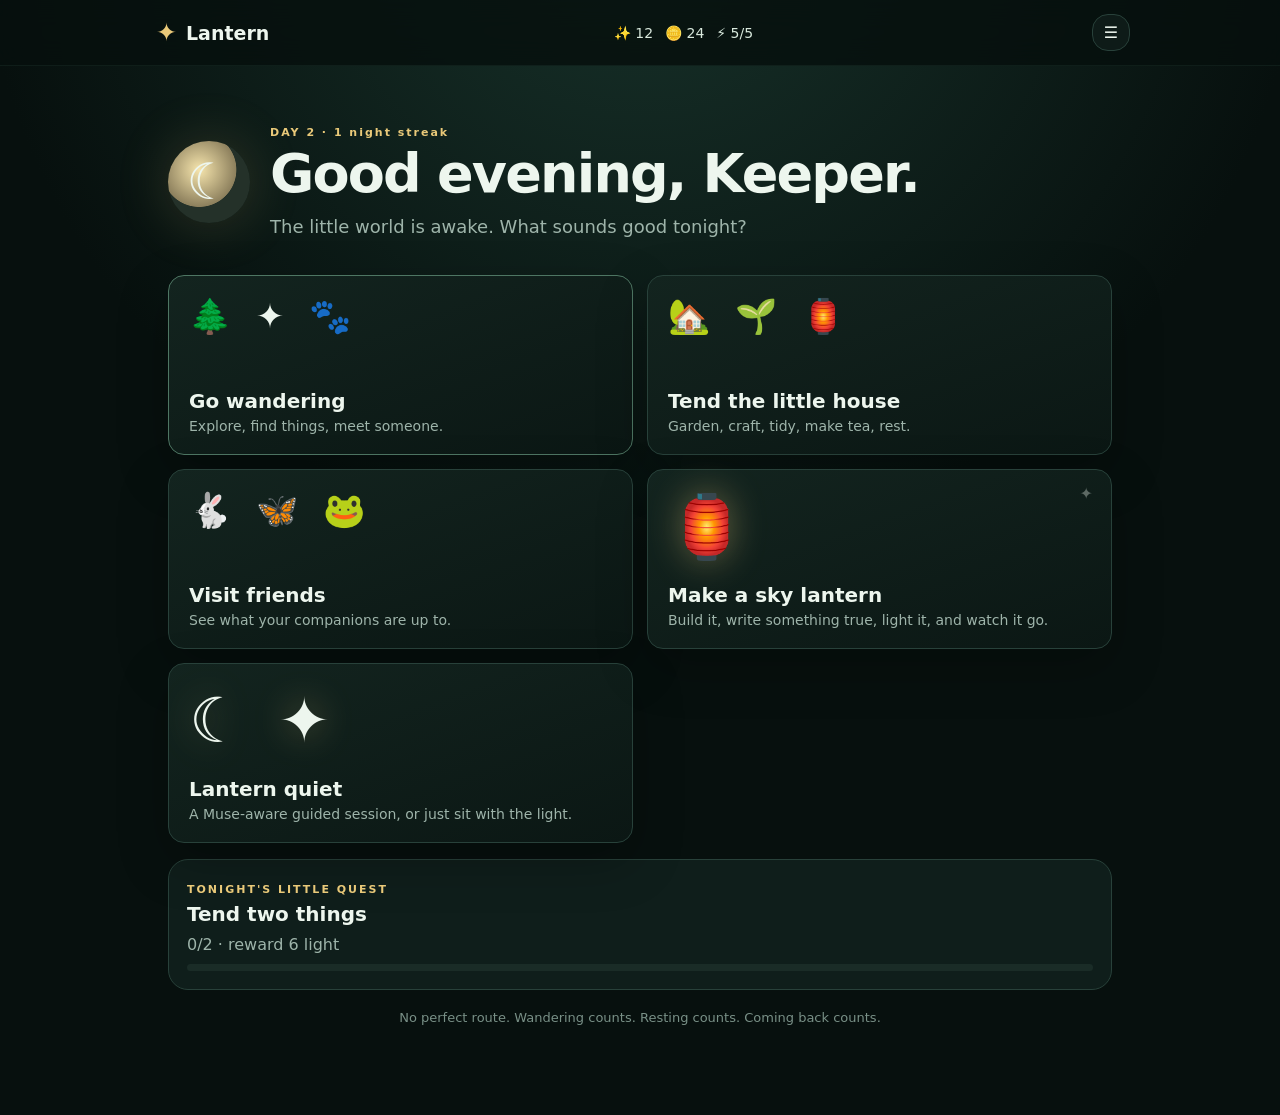
<file: index.html>
<!doctype html><html lang="en"><head><meta charset="utf-8"><meta name="viewport" content="width=device-width,initial-scale=1,viewport-fit=cover"><meta name="theme-color" content="#08110f"><meta name="description" content="Lantern — a cozy local-first night world."><title>Lantern · The Long Night</title><link rel="stylesheet" href="style.css"></head><body><div id="app"></div><script src="game.js"></script><script src="muse.js"></script><script src="ui.js"></script><script>Lantern.start();UI.start();</script></body></html>
</file>
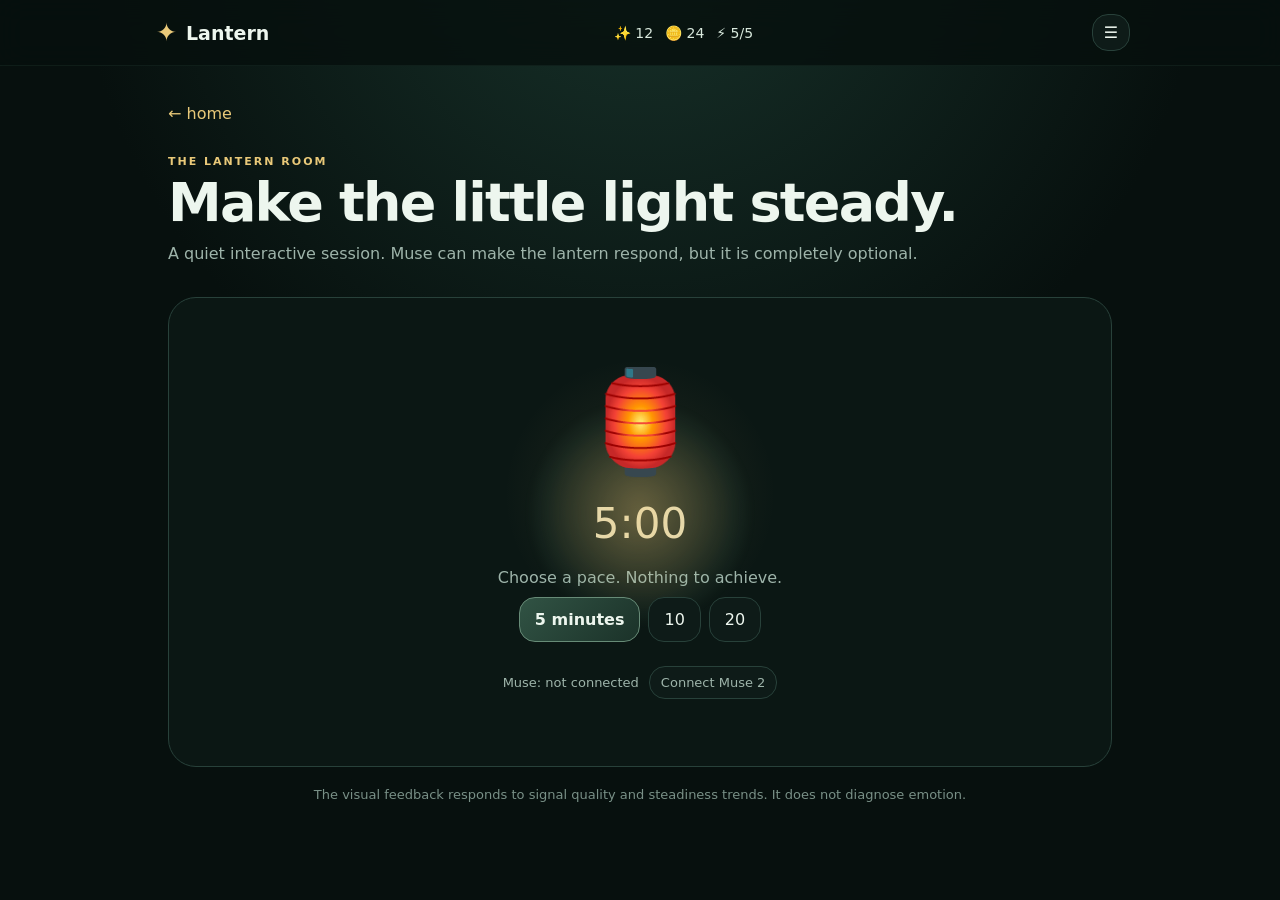
<file: meditation.html>
<!doctype html><html lang="en"><head><meta charset="utf-8"><meta name="viewport" content="width=device-width,initial-scale=1"><meta name="theme-color" content="#07100e"><title>Lantern · Quiet Light</title><link rel="stylesheet" href="style.css"></head><body><div id="app"></div><script src="game.js"></script><script src="muse.js"></script><script src="ui.js"></script><script>Lantern.start();UI.nav('meditate');</script></body></html>
</file>
<file: style.css>
:root{--bg:#07100e;--panel:#0e1b18;--panel2:#12231f;--line:#28413a;--text:#edf6ee;--muted:#9eb4aa;--gold:#e9c979;--mint:#9be0b0;--plum:#73546f;--danger:#d88989;--shadow:0 18px 50px rgba(0,0,0,.25);font-family:ui-rounded,"Trebuchet MS",system-ui,sans-serif}*{box-sizing:border-box}body{margin:0;background:radial-gradient(circle at 50% -10%,#18332b 0,#07100e 48%);color:var(--text);min-height:100vh}button,input,textarea{font:inherit}button{color:inherit;background:var(--panel);border:1px solid var(--line);border-radius:16px;padding:12px 15px;cursor:pointer;transition:.18s transform,.18s background,.18s border-color}button:hover{transform:translateY(-1px);border-color:#47675b;background:var(--panel2)}button:active{transform:translateY(1px)}button:disabled{opacity:.35;cursor:not-allowed}.top{position:sticky;top:0;z-index:20;display:flex;align-items:center;justify-content:space-between;padding:12px max(16px,calc((100vw - 980px)/2));background:rgba(7,16,14,.84);backdrop-filter:blur(14px);border-bottom:1px solid rgba(100,150,130,.1)}.brand{border:0;background:none;padding:6px;display:flex;align-items:center;gap:9px;font-weight:800;font-size:19px}.brandlamp{color:var(--gold);font-size:25px}.meters{display:flex;gap:12px;color:#d9e9dd;font-size:14px}.iconbtn{padding:8px 11px}main{max-width:980px;margin:auto;padding:28px 18px 70px}.hero{display:flex;gap:20px;align-items:center;padding:24px 0 28px}.moon{width:82px;height:82px;border-radius:50%;display:grid;place-items:center;font-size:50px;background:radial-gradient(circle at 38% 35%,#f6e5ad,#8d805d 50%,#243129 51%);box-shadow:0 0 55px rgba(233,201,121,.18)}h1{font-size:clamp(30px,6vw,54px);line-height:1;margin:4px 0 12px;letter-spacing:-1.8px}h2{margin:0 0 7px;font-size:20px}p{color:var(--muted);line-height:1.55;margin:6px 0}.eyebrow{font-size:11px;letter-spacing:2px;color:var(--gold);font-weight:800}.lede{font-size:18px}.home-grid{display:grid;grid-template-columns:repeat(2,1fr);gap:14px}.bigcard{min-height:180px;text-align:left;display:flex;flex-direction:column;justify-content:flex-end;gap:5px;padding:20px;box-shadow:var(--shadow);background:linear-gradient(160deg,#13241f,#0b1714)}.bigcard.play{border-color:#4e7663}.bigcard strong{font-size:20px}.bigcard small{color:var(--muted);font-size:14px}.cardart{font-size:34px;letter-spacing:7px;display:block;margin-bottom:auto}.lanternart{font-size:62px;filter:drop-shadow(0 0 18px rgba(233,201,121,.4))}.quest{margin-top:16px;border:1px solid var(--line);border-radius:20px;padding:18px;background:rgba(18,35,31,.75)}.quest h2{margin-top:5px}.questbar{height:7px;background:#1a2c27;border-radius:9px;overflow:hidden}.questbar i{display:block;height:100%;background:linear-gradient(90deg,var(--gold),var(--mint));border-radius:9px}.soft-note{margin:20px 0;color:#799087;text-align:center;font-size:13px}.screenhead{padding:10px 0 24px}.back{border:0;background:none;padding:0;color:var(--gold);margin-bottom:24px}.map{display:grid;grid-template-columns:repeat(3,1fr);gap:10px}.area{text-align:left;min-height:135px}.areaicon{display:block;font-size:30px;color:var(--gold);margin-bottom:15px}.area small{display:block;color:var(--muted);margin-top:6px;line-height:1.4}.area.selected{outline:2px solid rgba(233,201,121,.5)}.wanderbox{margin-top:14px;display:grid;grid-template-columns:1.35fr .65fr;gap:15px}.scene{position:relative;height:360px;overflow:hidden;border-radius:24px;border:1px solid var(--line);background:radial-gradient(circle at 70% 20%,rgba(230,215,167,.2),transparent 12%),linear-gradient(#0c1a1a 0 60%,#12231e 61%);box-shadow:var(--shadow)}.scene-moon{position:absolute;right:12%;top:8%;font-size:56px;color:#e9dba8;text-shadow:0 0 25px #d5c47d}.stars{position:absolute;top:5%;left:7%;color:#b7d3c2;letter-spacing:18px}.ground{position:absolute;left:-5%;right:-5%;bottom:-18%;height:45%;background:#0d211b;border-radius:50% 50% 0 0}.roamer{position:absolute;z-index:5;border:0;background:none;padding:0;width:58px;transform:translate(-50%,-50%);animation:bob 3s ease-in-out infinite}.roamer svg{width:58px;filter:drop-shadow(0 7px 4px rgba(0,0,0,.3))}.wander-controls{border:1px solid var(--line);border-radius:24px;padding:20px;background:rgba(14,27,24,.8);display:flex;flex-direction:column;justify-content:flex-end}.primary{border-color:#678b77;background:linear-gradient(135deg,#315344,#1b3229);font-weight:800}.primary span{float:right;color:#a9c8b5}.friends{display:grid;gap:14px}.friend{display:grid;grid-template-columns:190px 1fr;border:1px solid var(--line);border-radius:22px;overflow:hidden;background:var(--panel);box-shadow:var(--shadow)}.friendvisual{display:grid;place-items:center;background:radial-gradient(circle at 50% 45%,hsla(var(--h),60%,65%,.3),transparent 45%),#101d1a;min-height:190px}.creature-svg{width:150px;filter:drop-shadow(0 12px 8px rgba(0,0,0,.3));animation:bob 4s ease-in-out infinite}.friendinfo{padding:20px}.bond{display:flex;justify-content:space-between;max-width:260px;color:var(--muted);font-size:12px;margin:14px 0}.bond i{color:var(--gold);font-style:normal;letter-spacing:3px}.actions{display:flex;gap:7px;flex-wrap:wrap}.actions button{padding:9px 11px}.empty{text-align:center;padding:50px 20px;border:1px dashed var(--line);border-radius:22px}.empty>div{font-size:50px}.house-scene{border:1px solid var(--line);border-radius:24px;background:linear-gradient(#11211d,#0d1916);padding:25px;box-shadow:var(--shadow)}.house-art{height:250px;position:relative;background:radial-gradient(circle at 50% 20%,rgba(233,201,121,.12),transparent 28%)}.roof{font-size:130px;text-align:center;color:#6e846f;line-height:1}.window{text-align:center;font-size:30px;color:var(--gold);margin-top:-77px}.plantrow{text-align:center;font-size:31px;margin-top:50px;min-height:42px}.porch{text-align:center;font-size:24px;margin-top:35px}.house-stats{display:flex;gap:20px;justify-content:center;color:var(--muted);font-size:13px}.actiongrid{display:grid;grid-template-columns:repeat(3,1fr);gap:9px;margin-top:14px}.craft,.inventory{margin-top:18px;border:1px solid var(--line);border-radius:20px;padding:18px;background:rgba(14,27,24,.7)}.recipes{display:grid;grid-template-columns:repeat(2,1fr);gap:8px}.recipes button{display:flex;justify-content:space-between}.recipes small{color:var(--muted)}.inventory{display:flex;gap:8px;flex-wrap:wrap}.inventory h2{width:100%}.inventory span{background:#152823;padding:7px 10px;border-radius:12px;color:#c6d8ce;font-size:13px}.med-card{text-align:center;border:1px solid var(--line);border-radius:28px;padding:35px 20px;min-height:470px;background:radial-gradient(circle at 50% 42%,rgba(233,201,121,.1),transparent 25%),#0b1714;position:relative;overflow:hidden}.big-lantern{font-size:100px;transition:transform .8s ease,filter .8s ease;position:relative;z-index:2;margin-top:30px}.med-orb{position:absolute;width:230px;height:230px;border-radius:50%;left:50%;top:100px;transform:translateX(-50%);background:radial-gradient(circle,rgba(233,201,121,.35),rgba(126,196,153,.05) 60%,transparent 70%);filter:blur(3px);transition:.8s}.med-time{font-size:42px;font-variant-numeric:tabular-nums;margin:18px 0;color:#e9ddb6}.med-buttons{display:flex;justify-content:center;gap:8px;position:relative;z-index:3}.musebar{margin:24px auto 0;display:flex;gap:10px;justify-content:center;align-items:center;color:var(--muted);font-size:13px}.musebar button{padding:8px 11px}.note{width:100%;min-height:150px;resize:vertical;background:#0b1714;color:var(--text);border:1px solid var(--line);border-radius:18px;padding:16px;margin-bottom:10px;outline:none}.notes{margin-top:25px;display:grid;gap:10px}.notes article{border:1px solid var(--line);border-radius:18px;padding:15px;background:var(--panel)}time{color:var(--gold);font-size:11px}.settings{margin-top:30px;display:flex;gap:8px;flex-wrap:wrap;align-items:center}.filebtn{padding:10px 14px;border:1px solid var(--line);border-radius:14px;cursor:pointer}.filebtn input{display:none}.danger{border-color:#5e3434;color:#e5a4a4}.aboutcards{display:grid;grid-template-columns:repeat(3,1fr);gap:12px}.aboutcards article{border:1px solid var(--line);border-radius:20px;padding:18px;background:var(--panel)}.modal{position:fixed;inset:0;z-index:50;display:grid;place-items:center;padding:18px}.modalshade{position:absolute;inset:0;background:rgba(2,7,6,.78);backdrop-filter:blur(7px)}.modalbox{position:relative;width:min(600px,100%);max-height:90vh;overflow:auto;border:1px solid #38594c;border-radius:25px;padding:28px;background:#0c1915;box-shadow:0 25px 90px rgba(0,0,0,.55);text-align:center}.close{position:absolute;right:12px;top:10px;border:0;background:none;font-size:26px;color:var(--muted)}.out-icon{font-size:64px;margin:10px}.out-sprite{width:160px;margin:0 auto}.choicegrid{display:grid;gap:8px;margin-top:18px}.choicegrid button{text-align:left}.fireflygame{height:250px;position:relative;border-radius:20px;background:radial-gradient(circle,#1b3127,#08100e 70%);overflow:hidden;margin:15px 0}.fireflygame button{position:absolute;padding:10px;border:0;background:none;color:#ffeab0;font-size:28px;text-shadow:0 0 18px #f6d87d}.pondgame{height:240px;border-radius:50%;width:240px;margin:15px auto;background:radial-gradient(circle,#203d3a,#0c1d1a);position:relative;overflow:hidden}.pondgame i,.pondgame b{position:absolute;border:2px solid rgba(160,215,195,.45);border-radius:50%;width:20px;height:20px;left:50%;top:50%;transform:translate(-50%,-50%);animation:ripple 2.5s infinite}.pondgame b{animation-delay:1.25s}.sorting{display:grid;gap:10px;margin-top:15px}.sortcard{padding:22px;border:1px dashed #466457;border-radius:18px}.range{width:100%;margin:25px 0}.toast{position:fixed;z-index:100;left:50%;bottom:20px;transform:translate(-50%,20px);opacity:0;background:#dfeee4;color:#10201a;padding:11px 16px;border-radius:15px;box-shadow:var(--shadow);pointer-events:none;transition:.2s}.toast.show{opacity:1;transform:translate(-50%,0)}.muted{color:var(--muted)}@keyframes bob{0%,100%{translate:0 0}50%{translate:0 -5px}}@keyframes ripple{from{width:15px;height:15px;opacity:.7}to{width:220px;height:220px;opacity:0}}@media(max-width:720px){main{padding:20px 13px 50px}.meters{gap:7px;font-size:12px}.home-grid,.wanderbox,.aboutcards{grid-template-columns:1fr}.map{grid-template-columns:repeat(2,1fr)}.scene{height:290px}.friend{grid-template-columns:1fr}.friendvisual{min-height:170px}.actiongrid{grid-template-columns:repeat(2,1fr)}.recipes{grid-template-columns:1fr}.hero{align-items:flex-start}.moon{width:65px;height:65px;font-size:40px;flex:none}.bigcard{min-height:145px}.musebar{flex-direction:column}}@media(prefers-reduced-motion:reduce){*{animation-duration:.001ms!important;transition:none!important}}

/* Additive lantern/sky styles. The v5 renderer and existing layout remain the base. */
.lanterncard{position:relative}.lanterncard:after{content:'✦';position:absolute;right:18px;top:14px;opacity:.35;animation:lanternspark 3s ease-in-out infinite}@keyframes lanternspark{50%{transform:translateY(-5px);opacity:.8}}
.lantern-workshop{display:grid;grid-template-columns:minmax(220px,.8fr) minmax(280px,1.2fr);gap:18px;margin:18px 0}.lantern-preview{min-height:330px;border-radius:26px;display:flex;flex-direction:column;align-items:center;justify-content:center;position:relative;overflow:hidden;background:radial-gradient(circle at 50% 55%,rgba(255,214,120,.16),transparent 35%),linear-gradient(160deg,#10201e,#081110)}
.lantern-glow{position:absolute;width:170px;height:170px;border-radius:50%;background:rgba(255,201,91,.08);filter:blur(25px);transition:.7s}.lantern-glow.lit{background:rgba(255,190,70,.35);transform:scale(1.3)}
.paper-lantern{width:105px;height:145px;border-radius:48% 48% 40% 40%;position:relative;z-index:1;box-shadow:0 0 22px rgba(255,205,100,.22);background:linear-gradient(90deg,rgba(255,220,140,.65),rgba(255,244,190,.92),rgba(255,205,100,.62));animation:lanternfloat 4s ease-in-out infinite}.paper-lantern:before,.paper-lantern:after{content:'';position:absolute;left:12px;right:12px;height:2px;background:rgba(80,55,35,.3);border-radius:50%}.paper-lantern:before{top:25px}.paper-lantern:after{bottom:25px}.paper-lantern i,.paper-lantern b,.paper-lantern em{position:absolute;display:block}.paper-lantern i{left:50%;top:0;bottom:0;width:2px;background:rgba(90,60,40,.22)}.paper-lantern b{left:18px;right:18px;top:54px;height:30px;border-radius:50%;border:1px solid rgba(90,60,40,.2)}.paper-lantern em{left:43px;top:62px;font-style:normal;font-size:25px;color:rgba(80,50,30,.55)}.pattern-stars em:after{content:'✦';}.pattern-moon em:after{content:'☾';}.pattern-leaves em:after{content:'❧';}.pattern-dots em:after{content:'· · ·';}.paper-lantern em{font-size:0}.paper-lantern em:after{font-size:25px}.color-mint{background:linear-gradient(90deg,#7bb9a8,#d7f1d9,#72a99a)}.color-plum{background:linear-gradient(90deg,#81547e,#e1b8d7,#74466f)}.color-silver{background:linear-gradient(90deg,#87949a,#eef3ed,#78848a)}
.lantern-string{width:2px;height:45px;background:rgba(220,220,200,.5);position:absolute;top:24px}.lantern-build{border:1px solid rgba(255,255,255,.08);border-radius:22px;padding:20px;background:rgba(255,255,255,.035)}.lantern-progress span{font-size:.72rem;letter-spacing:.13em;opacity:.55}.lantern-progress strong{display:block;font-size:1.2rem;margin:7px 0 12px}.lantern-progress>div{height:5px;border-radius:9px;background:rgba(255,255,255,.08);overflow:hidden}.lantern-progress i{display:block;height:100%;background:#b8d9a8;border-radius:9px}.lantern-step p,.ready-note p{line-height:1.65;opacity:.72}.lantern-step .primary,.ready-note .primary{margin-top:15px}.pattern-picker,.color-picker{display:flex;gap:9px;flex-wrap:wrap;margin:15px 0}.pattern-picker button,.swatch{min-width:52px;min-height:48px}.pattern-picker .selected,.swatch.selected{outline:2px solid rgba(255,230,150,.8);outline-offset:2px}.swatch{border-radius:50%;padding:0}.swatch.gold{background:#d6ad59}.swatch.mint{background:#78b7a2}.swatch.plum{background:#81517d}.swatch.silver{background:#aeb8ba}.message-suggestions{display:flex;gap:7px;flex-wrap:wrap;margin:13px 0}.message-suggestions span{width:100%;font-size:.75rem;opacity:.5}.message-suggestions button{font-size:.78rem}.lantern-message{width:100%;min-height:105px;box-sizing:border-box;resize:vertical}.lantern-count{display:flex;justify-content:space-between;font-size:.72rem;opacity:.5;margin-top:6px}.lantern-pockets{display:flex;align-items:center;gap:9px;flex-wrap:wrap;margin:14px 0 24px}.lantern-pockets div{padding:9px 12px;border-radius:14px;background:rgba(255,255,255,.04);min-width:58px;text-align:center}.lantern-pockets span{display:block;font-size:.68rem;opacity:.5}.lantern-pockets b{font-size:1.05rem}.lantern-pockets button{margin-left:auto}.lantern-history{padding:20px;border-radius:22px;background:rgba(255,255,255,.025)}.history-head{display:flex;justify-content:space-between;align-items:center;gap:12px}.message-history{display:grid;grid-template-columns:repeat(auto-fit,minmax(180px,1fr));gap:10px}.message-history article,.sky-record article{padding:14px;border-radius:16px;background:rgba(255,255,255,.035)}.message-history span,.sky-record span{font-size:.7rem;opacity:.5}.message-history p,.sky-record p{line-height:1.45}.message-history time{font-size:.7rem;opacity:.4}.sky-scene{height:430px;border-radius:28px;position:relative;overflow:hidden;background:radial-gradient(circle at 72% 22%,rgba(150,170,220,.16),transparent 22%),linear-gradient(#071318,#0b1718 65%,#0a1211)}.sky-stars{position:absolute;inset:20px;font-size:1.2rem;opacity:.55;white-space:nowrap;animation:starsmove 12s linear infinite}.sky-lantern{position:absolute;left:var(--x);top:var(--y);font-size:27px;filter:drop-shadow(0 0 12px rgba(255,210,100,.55));animation:skyfloat 6s ease-in-out var(--d) infinite}.sky-lantern span{display:block;font-size:9px;opacity:.3;text-align:center;margin-top:3px}.sky-record{display:grid;grid-template-columns:repeat(auto-fit,minmax(180px,1fr));gap:10px;margin-top:14px}@keyframes lanternfloat{50%{transform:translateY(-7px)}}@keyframes skyfloat{50%{transform:translateY(-14px) translateX(5px)}}@keyframes starsmove{50%{transform:translateX(10px)}}
@media(max-width:700px){.lantern-workshop{grid-template-columns:1fr}.lantern-preview{min-height:270px}.lantern-pockets button{width:100%;margin-left:0}.history-head{align-items:flex-start;flex-direction:column}}
</file>
